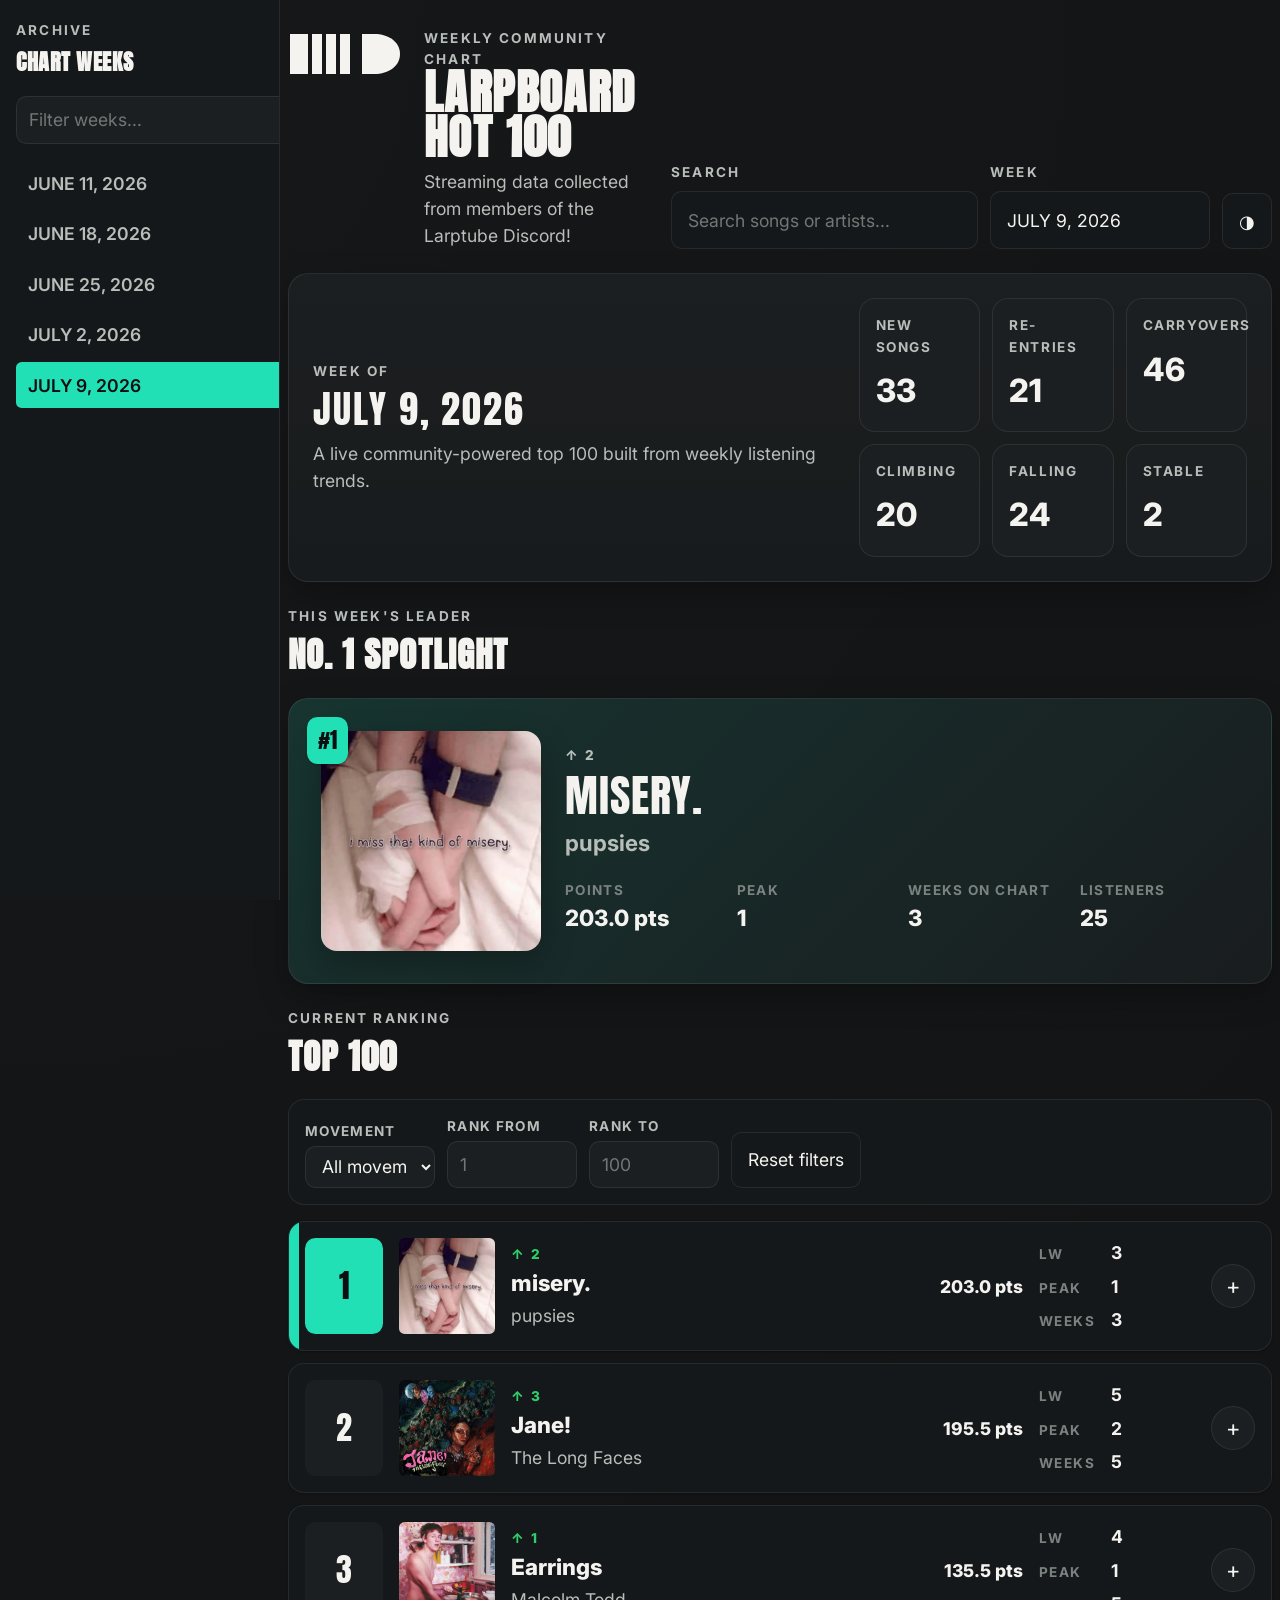
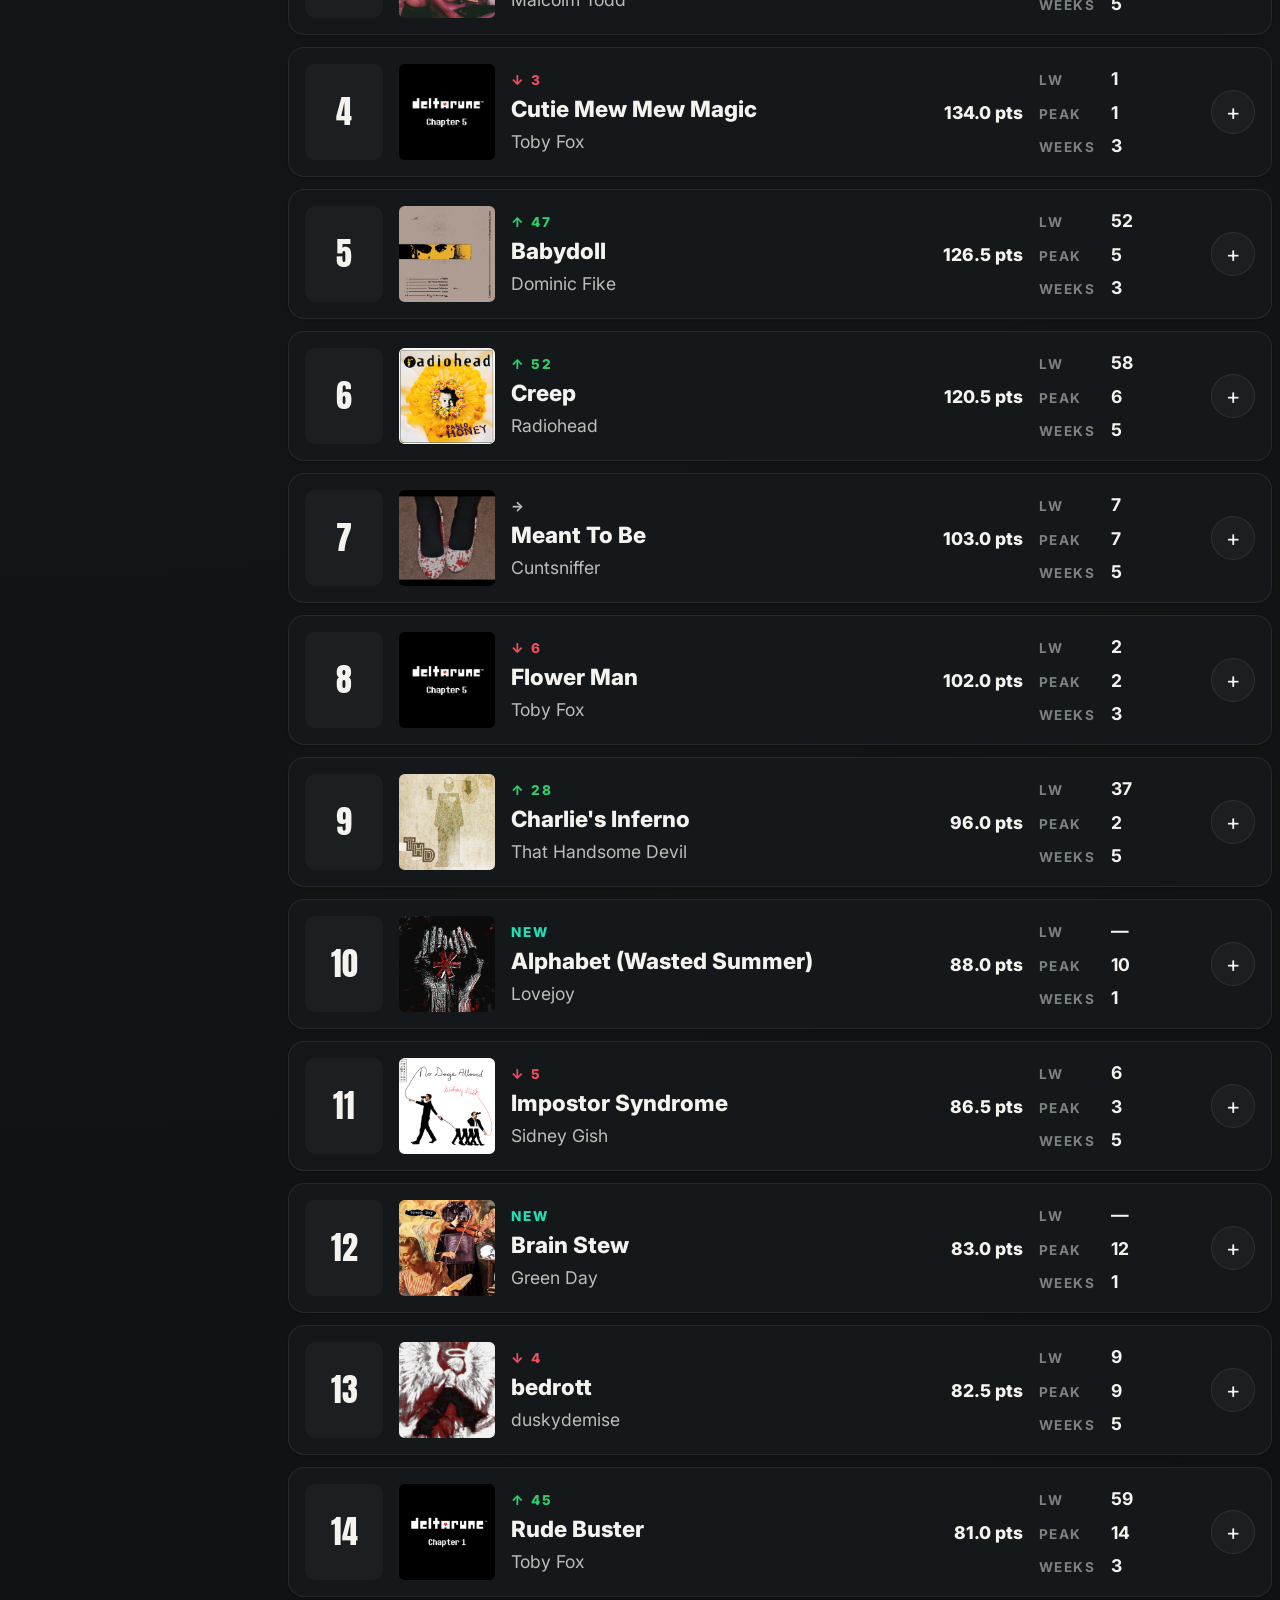
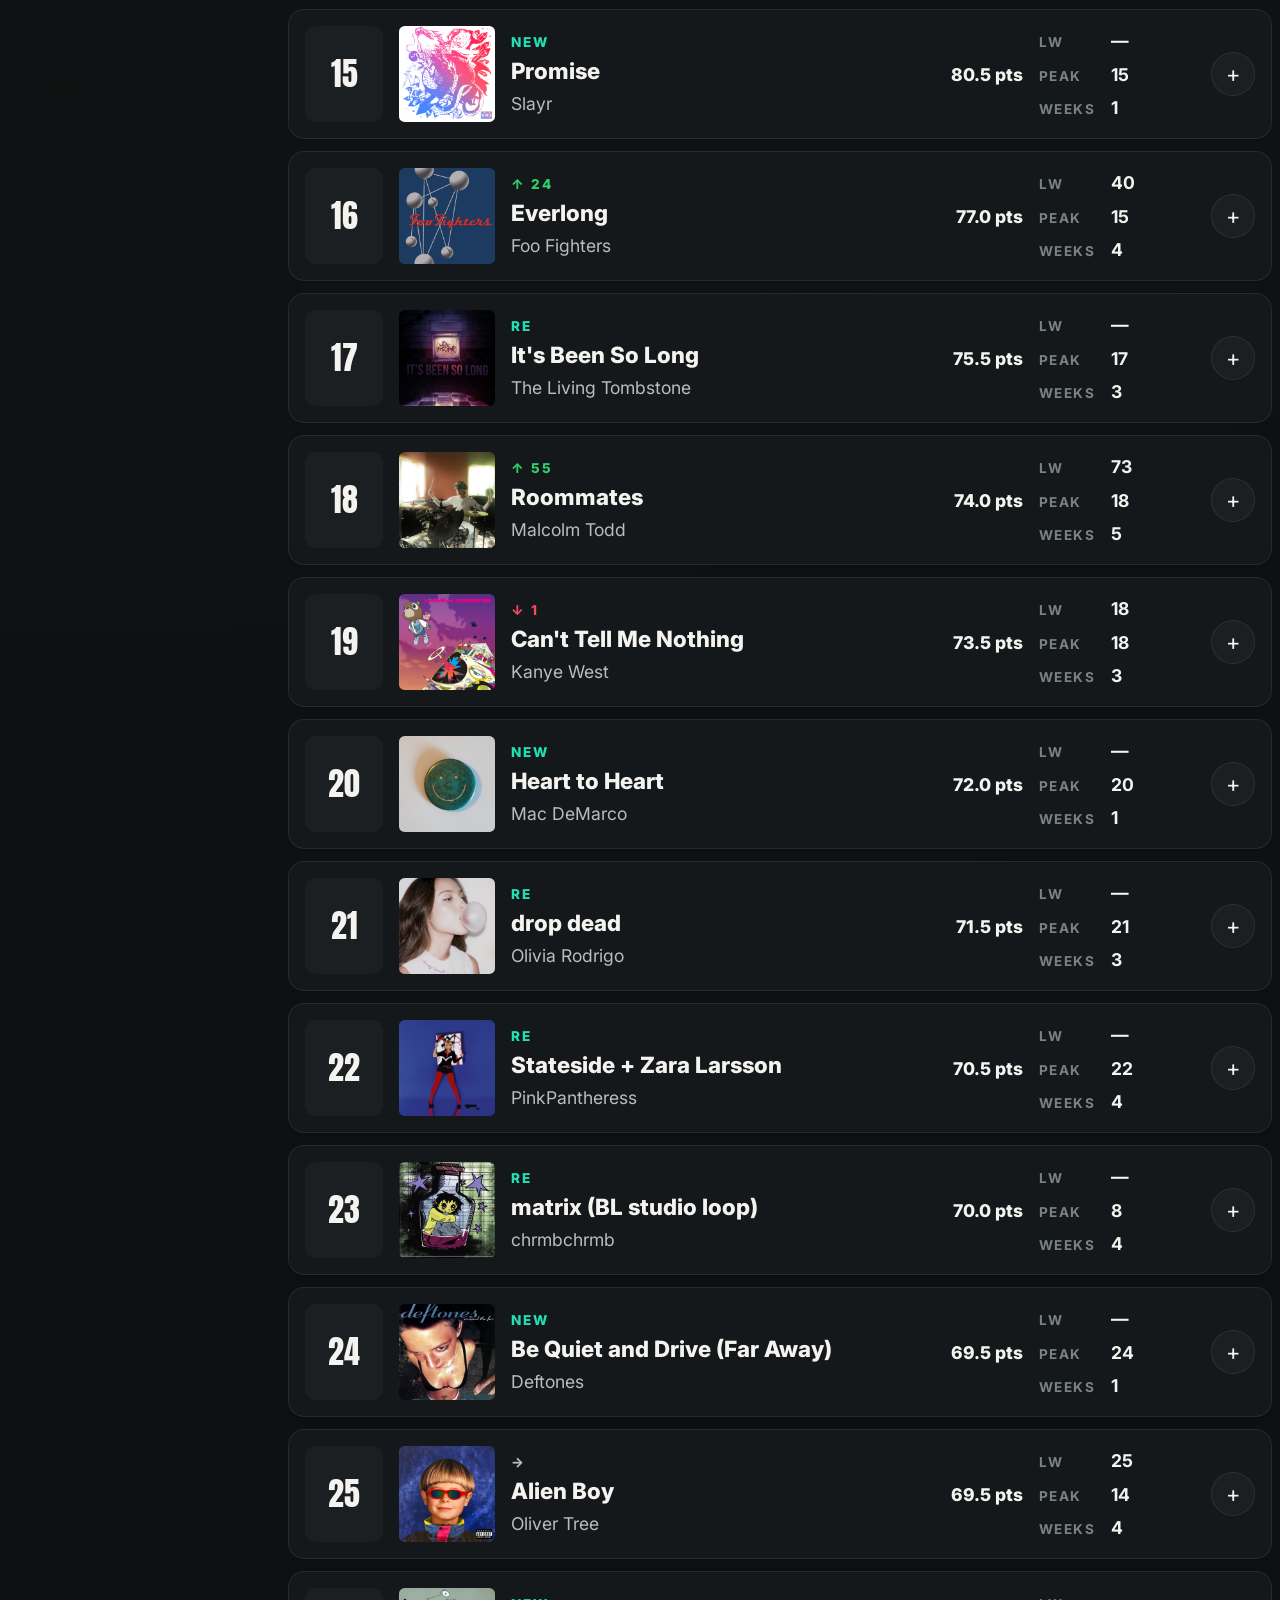
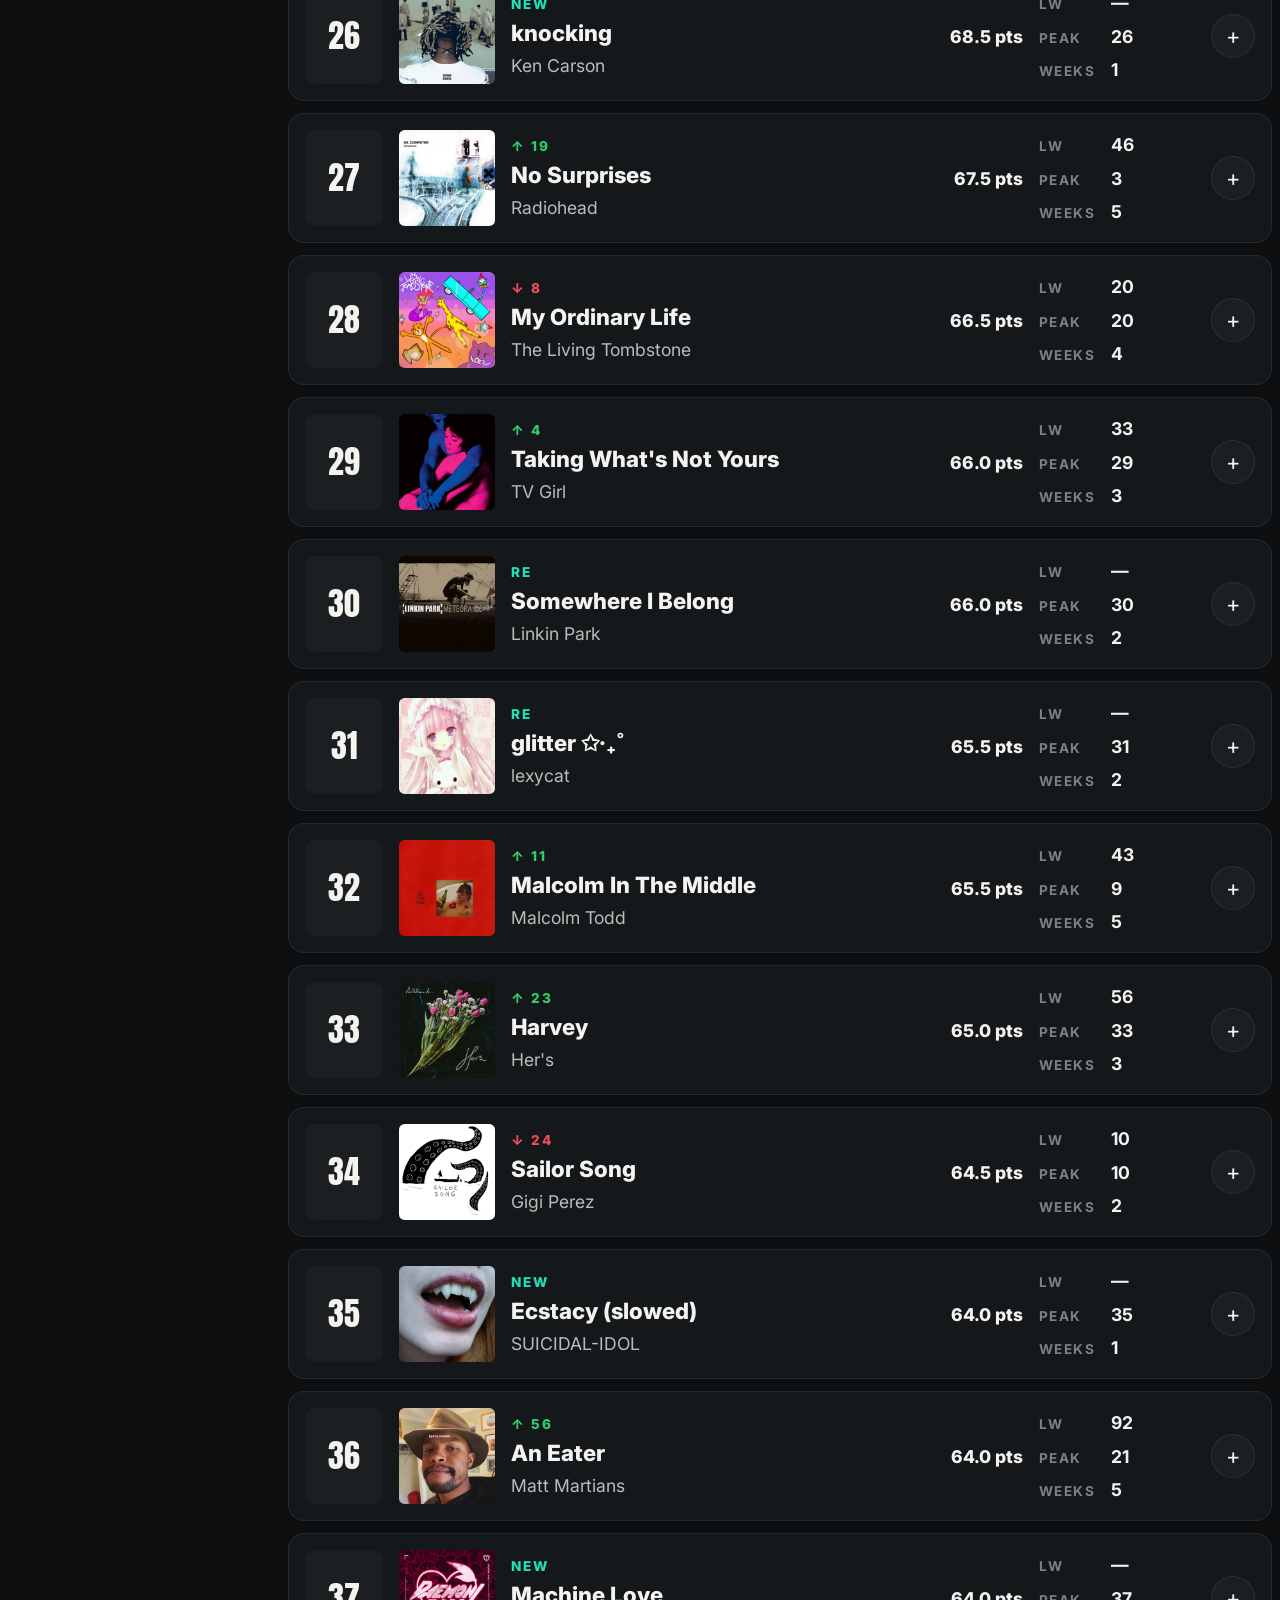
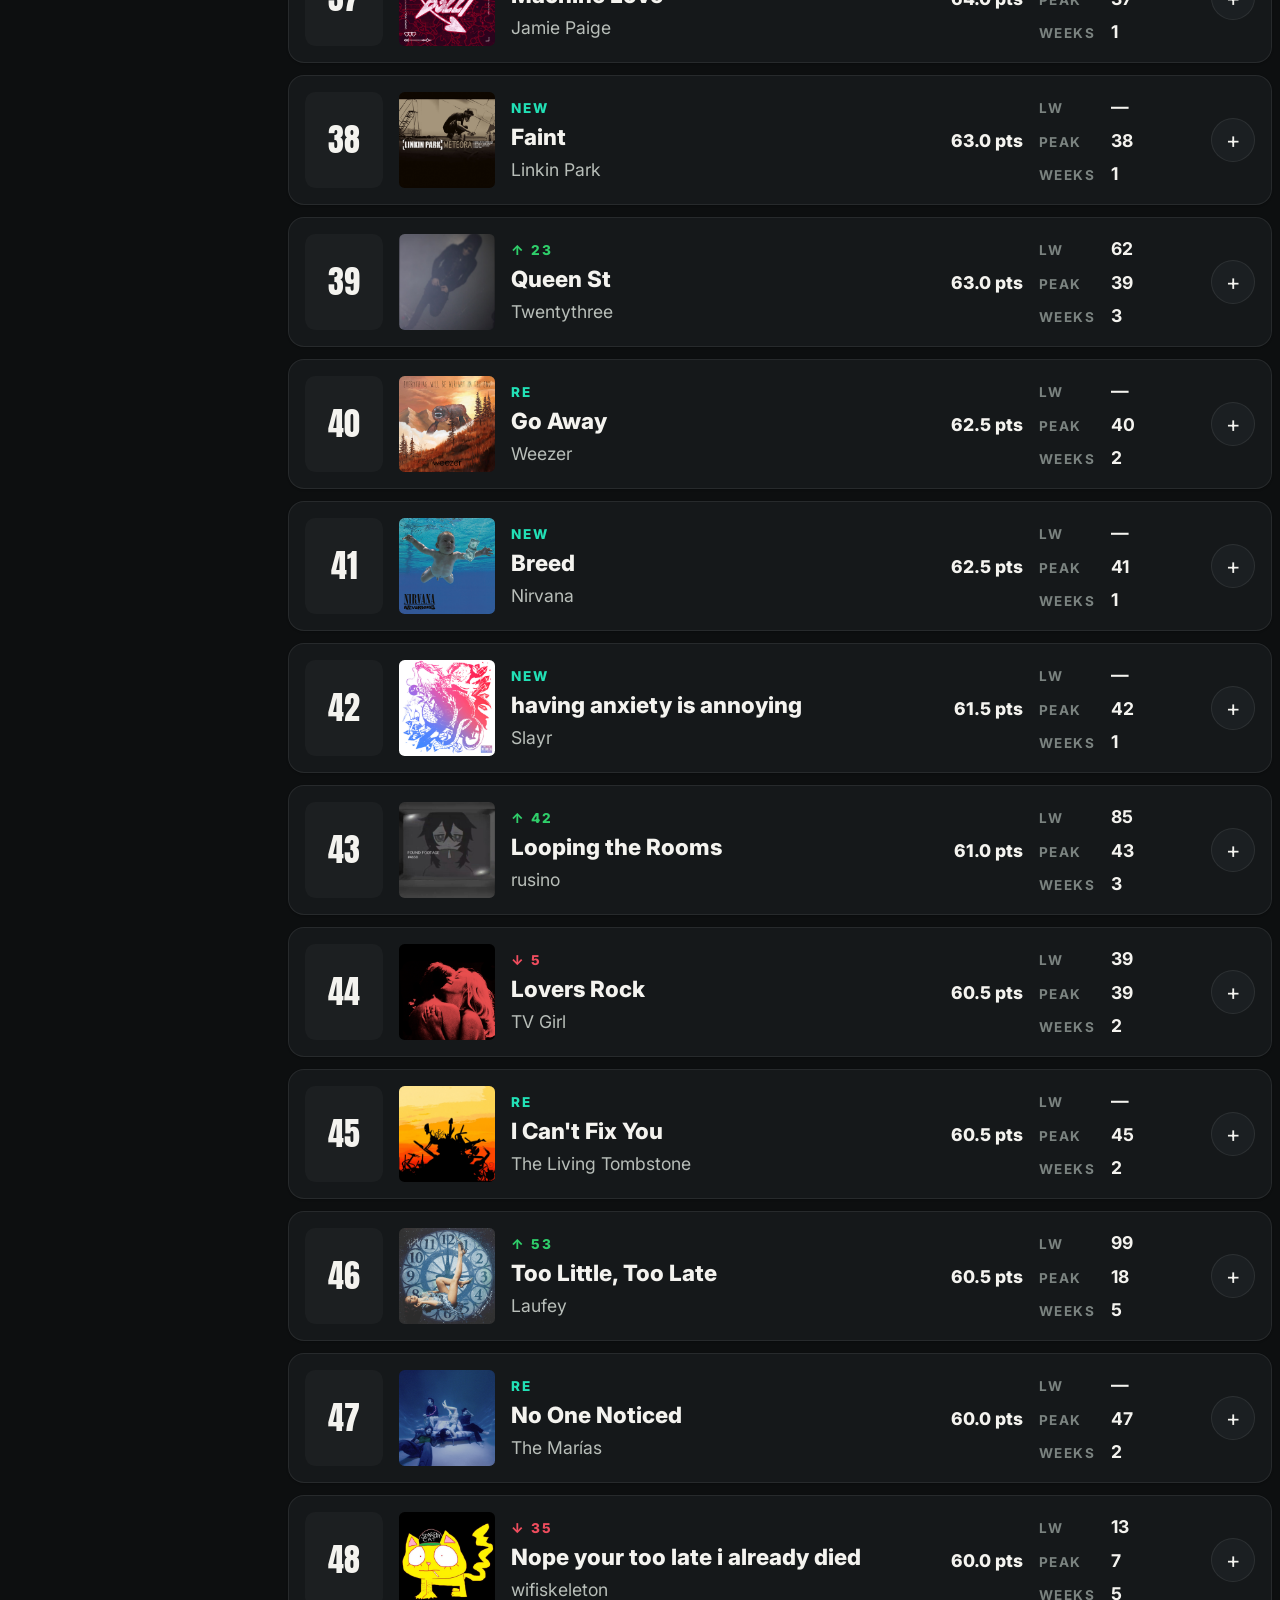
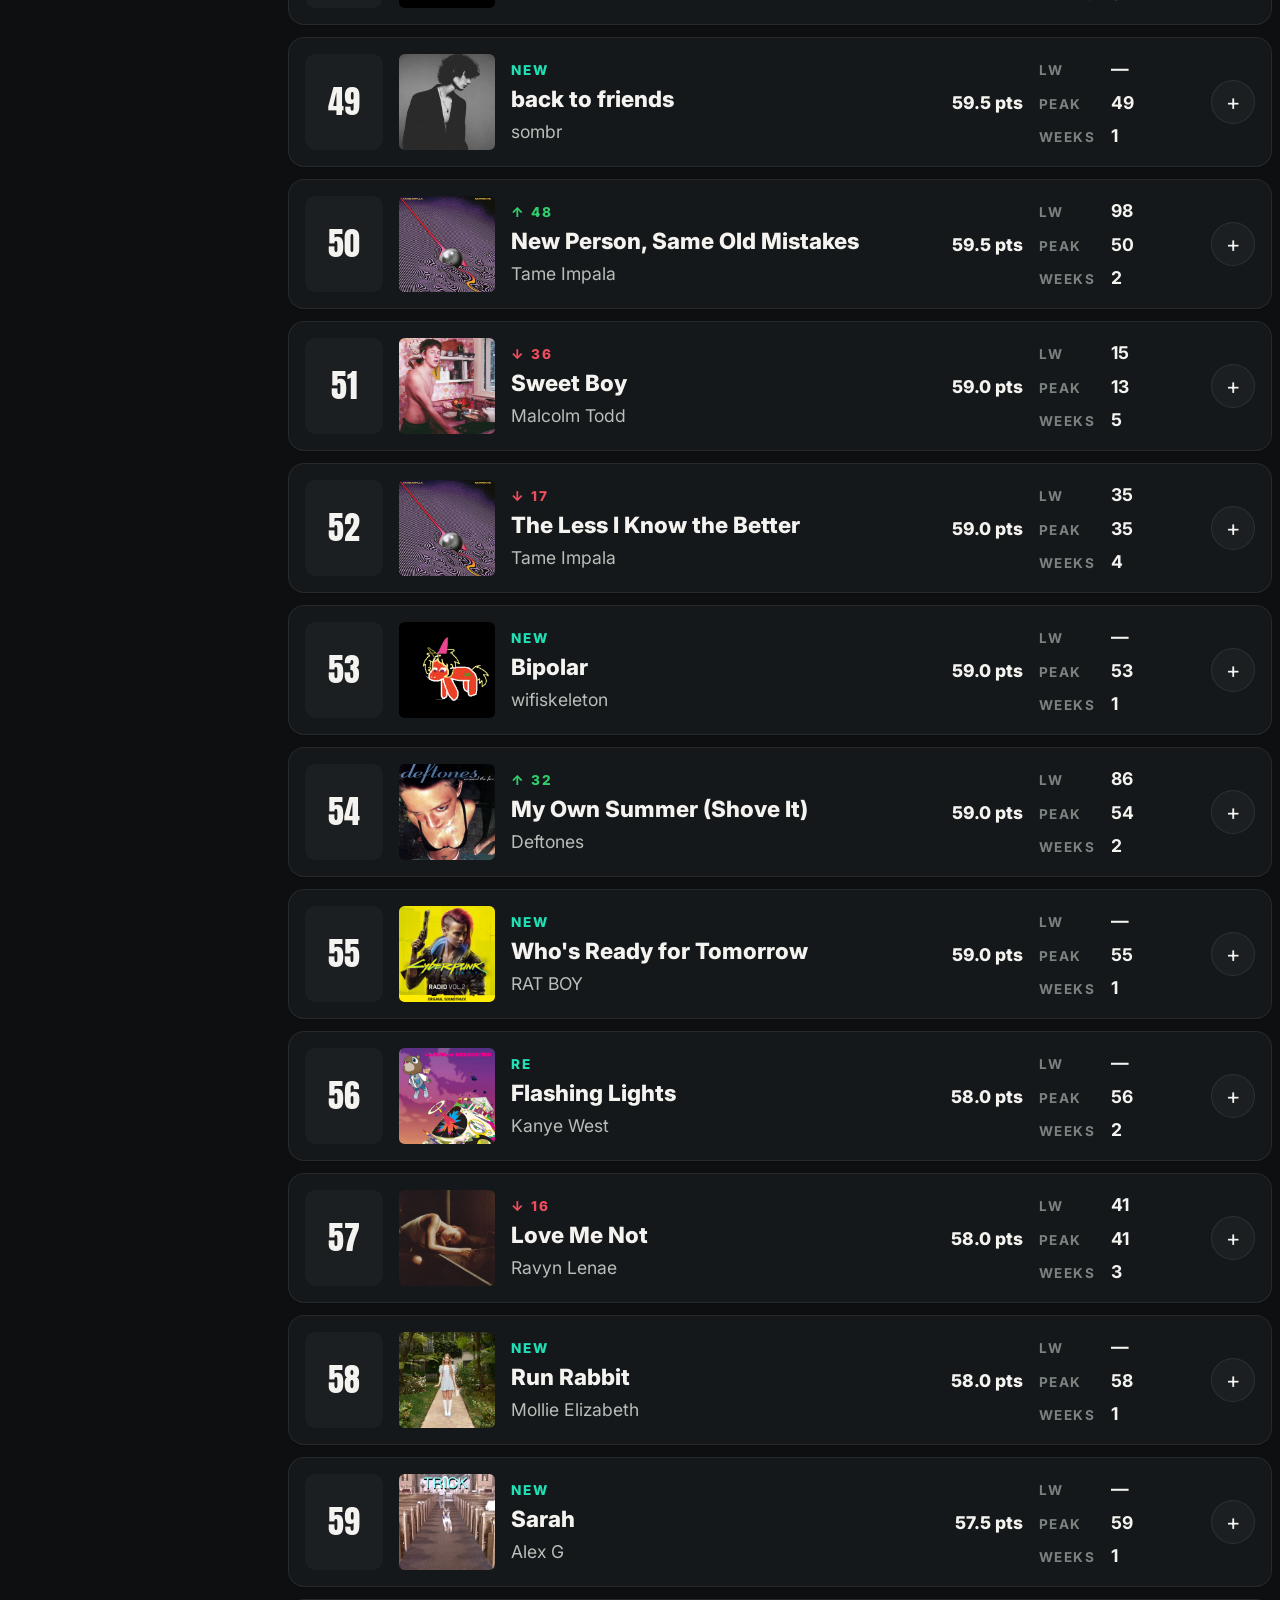
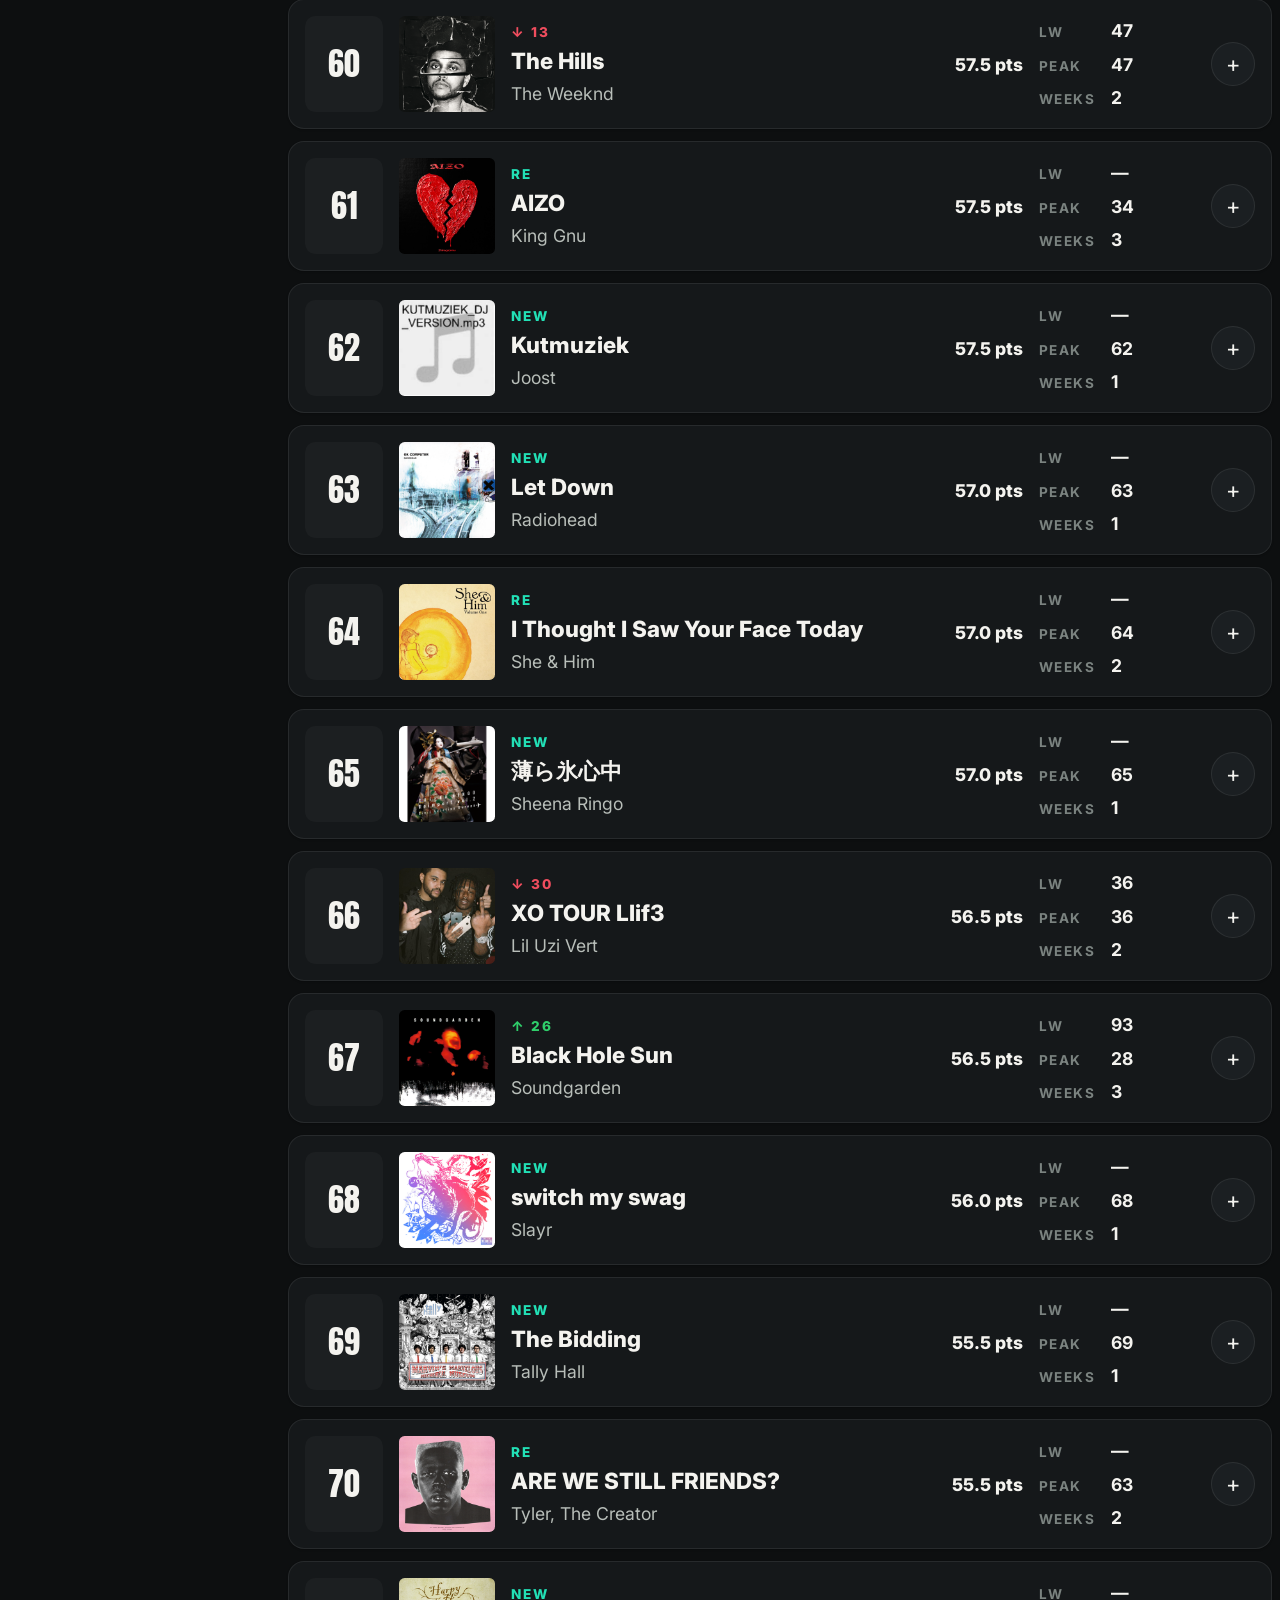
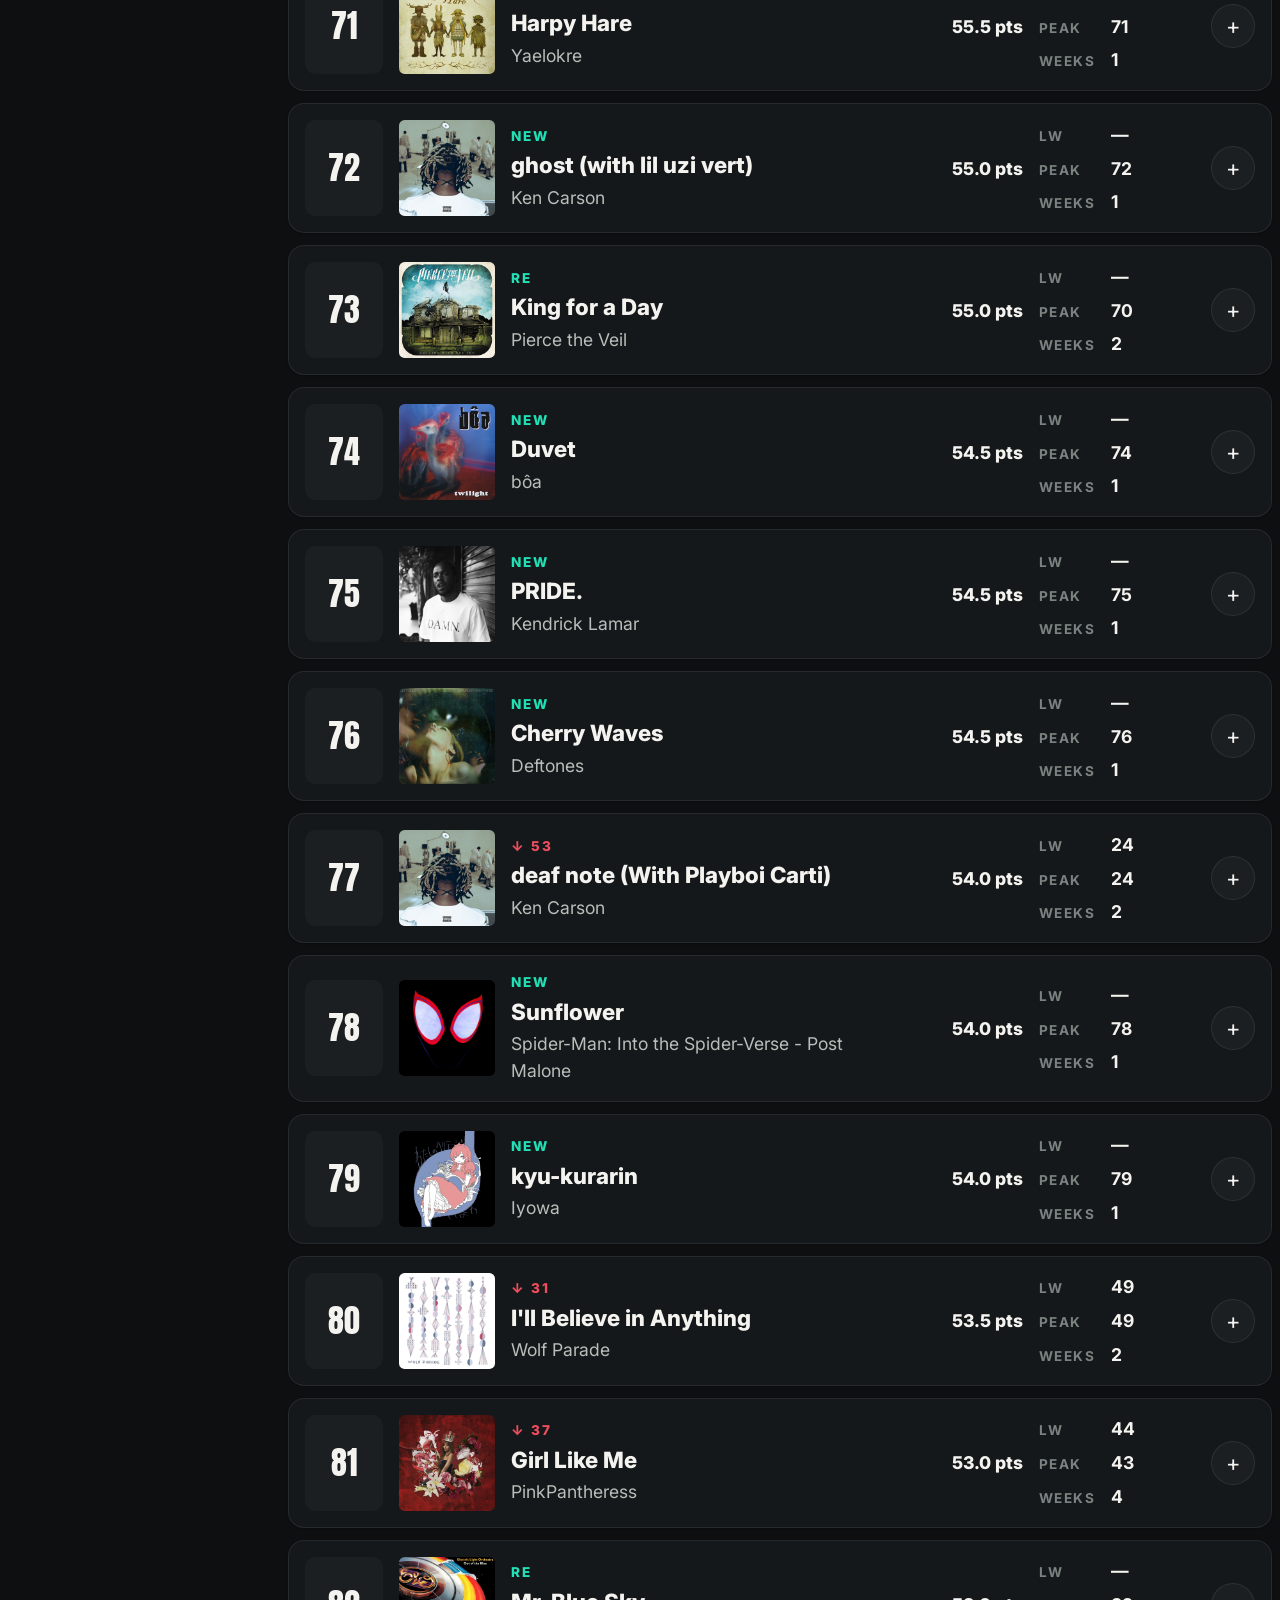
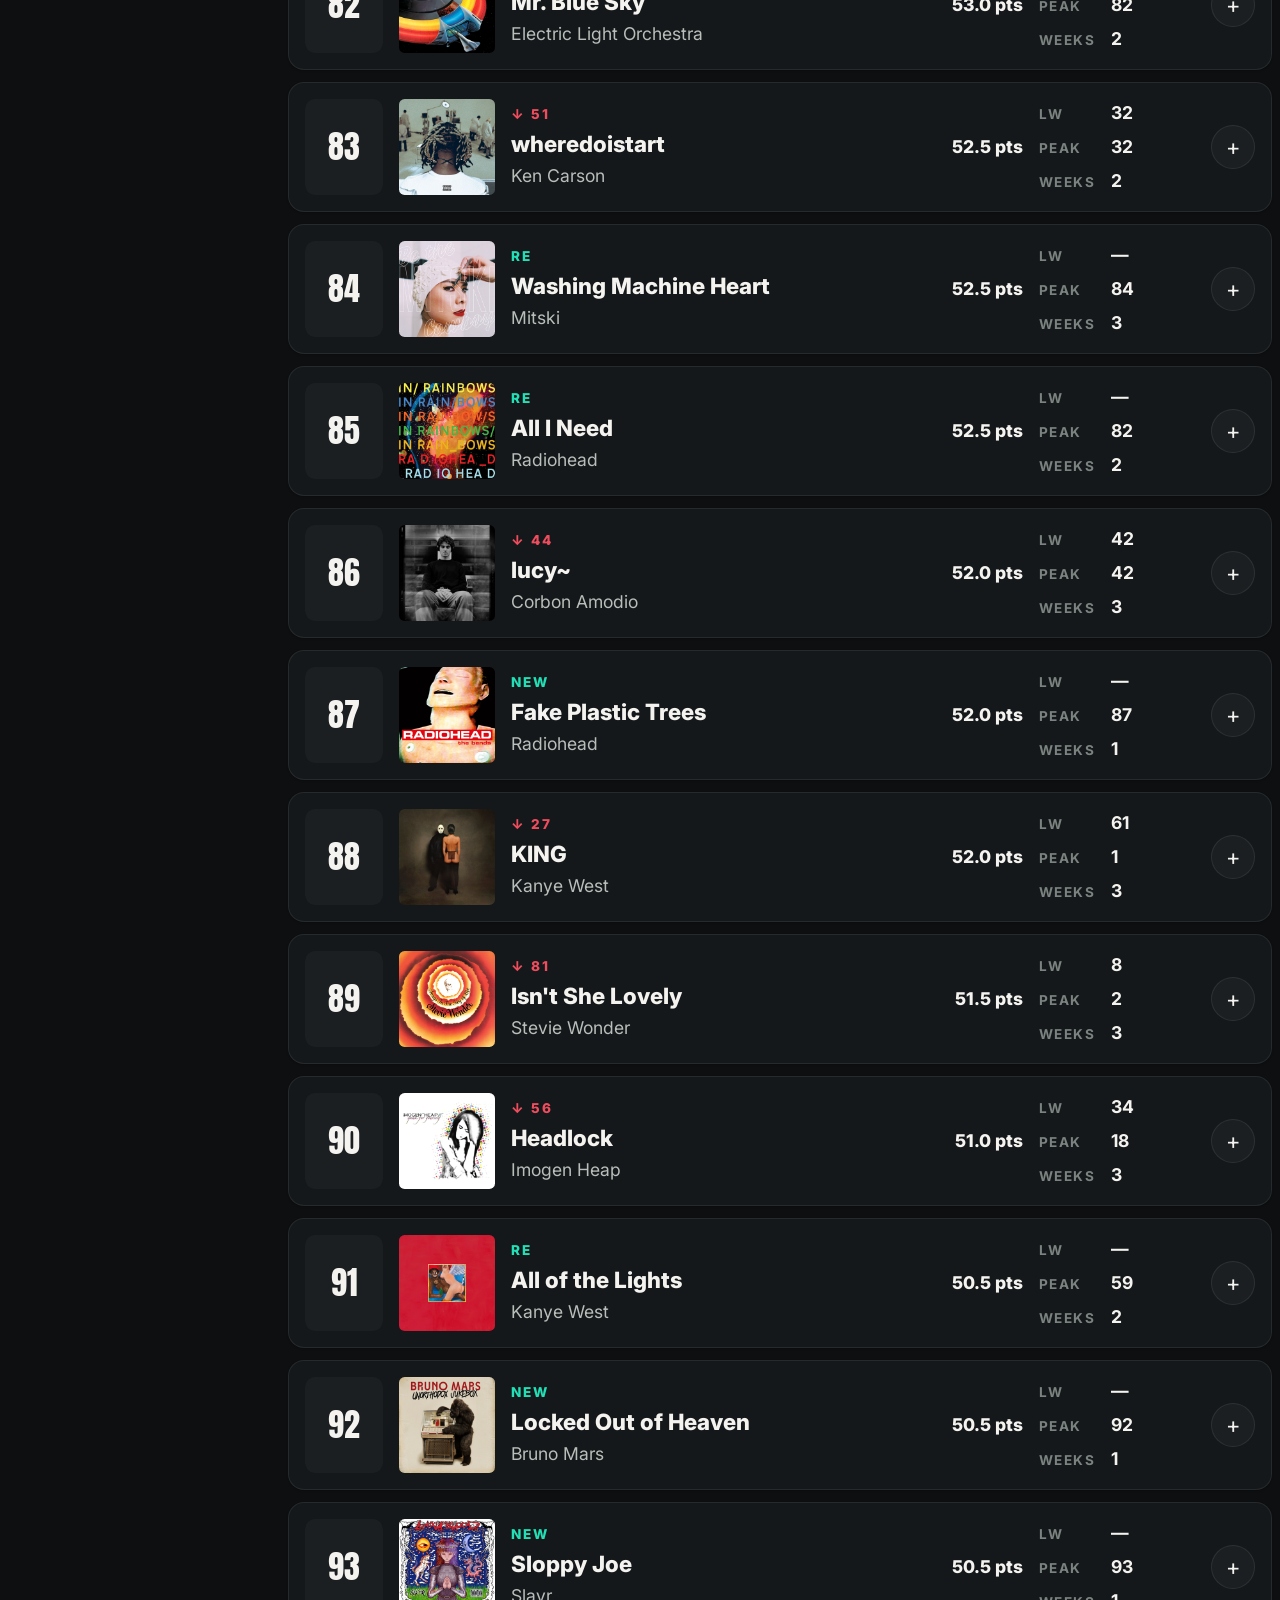
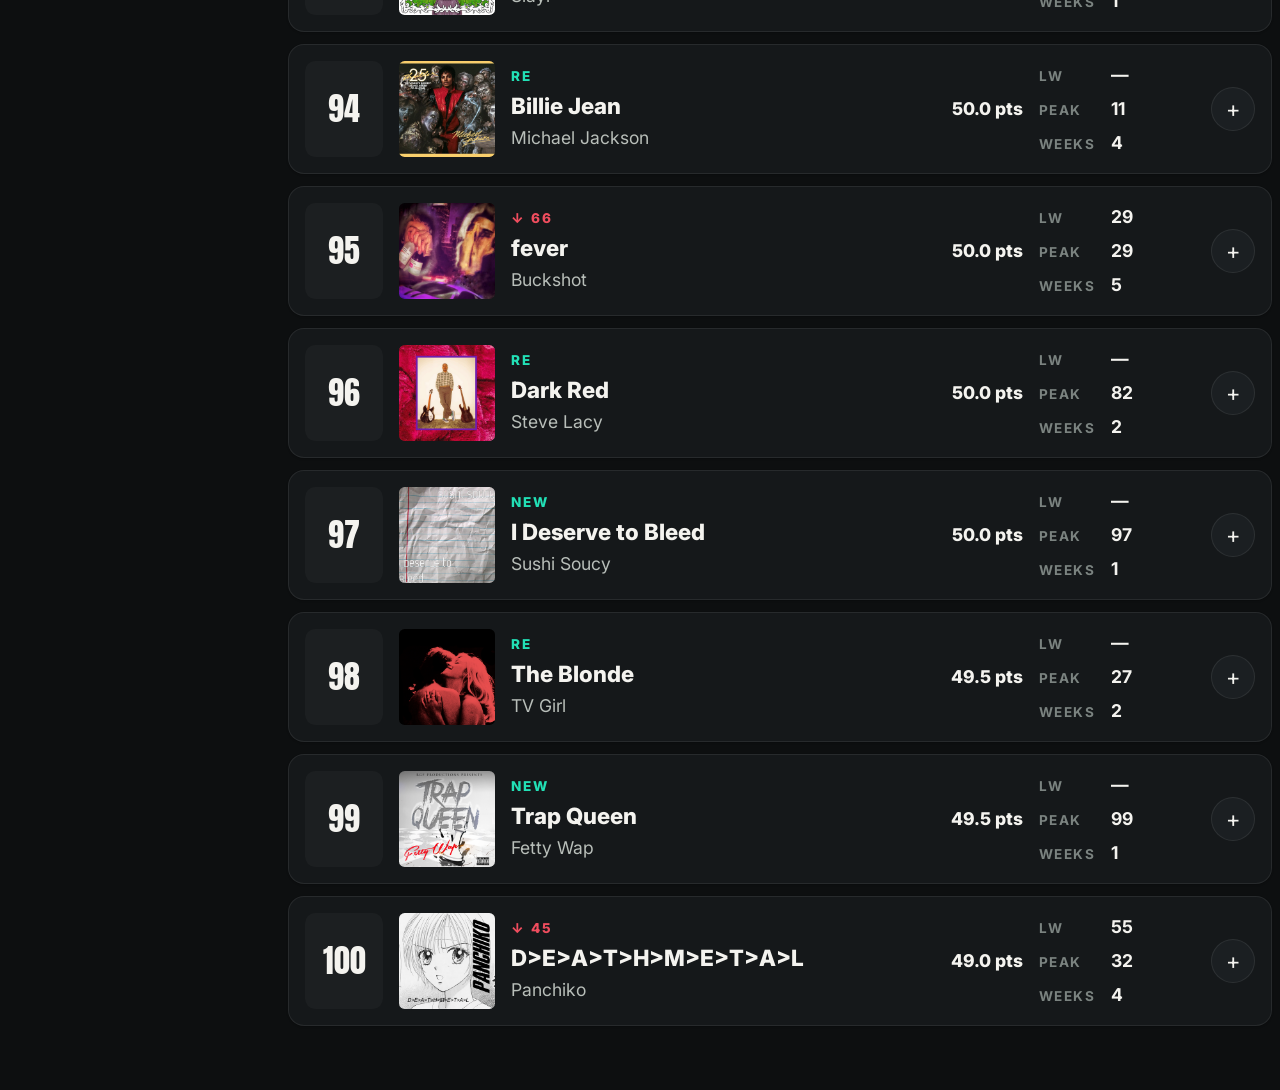
<file: index.html>
<!DOCTYPE html>
<html lang="en" data-theme="dark">
<head>
  <meta charset="UTF-8">
  <meta name="viewport" content="width=device-width, initial-scale=1.0">
  <title>Larpboard Hot 100</title>
  <meta name="description" content="A weekly music chart built from the data of Larptube Discord members!">
  <link rel="preconnect" href="https://fonts.googleapis.com">
  <link rel="preconnect" href="https://fonts.gstatic.com" crossorigin>
  <link href="https://fonts.googleapis.com/css2?family=Anton&family=Inter:wght@400;500;600;700;800&display=swap" rel="stylesheet">
  <link rel="stylesheet" href="./styles.css">
</head>
<body>
  <a class="skip-link" href="#main-content">Skip to content</a>

  <div class="app-shell">
    <aside class="archive-rail" id="archive-rail" aria-label="Week archive navigation">
      <div class="archive-rail-header">
        <p class="eyebrow">Archive</p>
        <h2 class="archive-rail-title">Chart weeks</h2>
      </div>
      <div class="archive-search-wrap">
        <input type="search" id="archive-week-search" class="archive-week-search" placeholder="Filter weeks...">
      </div>
      <ul class="archive-week-list" id="archive-week-list"></ul>
    </aside>

    <div class="page-shell">
      <header class="site-header">
        <button type="button" class="rail-toggle" id="rail-toggle" aria-label="Toggle week archive" aria-expanded="false">
          <span></span><span></span><span></span>
        </button>

        <div class="brand-block">
          <div class="brand-mark" aria-label="Larpboard logo">
            <svg viewBox="0 0 120 48" role="img" aria-label="Larpboard">
              <rect x="2" y="4" width="18" height="40" fill="currentColor"></rect>
              <rect x="24" y="4" width="10" height="40" fill="currentColor"></rect>
              <rect x="38" y="4" width="10" height="40" fill="currentColor"></rect>
              <rect x="52" y="4" width="10" height="40" fill="currentColor"></rect>
              <path d="M74 4h12c15 0 26 8 26 20s-11 20-26 20H74z" fill="currentColor"></path>
            </svg>
          </div>
          <div class="brand-copy">
            <p class="eyebrow">Weekly community chart</p>
            <h1>Larpboard Hot 100</h1>
            <p class="tagline">Streaming data collected from members of the Larptube Discord!</p>
          </div>
        </div>

        <div class="header-actions">
          <div class="search-group">
            <label class="week-picker-label" for="global-search">Search</label>
            <input type="search" id="global-search" class="global-search" placeholder="Search songs or artists..." aria-label="Search songs or artists">
            <div class="search-results hidden" id="search-results"></div>
          </div>
          <div class="picker-group">
            <label class="week-picker-label" for="week-picker">Week</label>
            <select id="week-picker" class="week-picker" aria-label="Select chart week"></select>
          </div>
          <button type="button" class="theme-toggle" data-theme-toggle aria-label="Switch color mode">
            <span class="theme-toggle-inner">●</span>
          </button>
        </div>
      </header>

      <main id="main-content" class="main-layout">
        <section class="hero-panel">
          <div class="hero-copy">
            <p class="hero-kicker">Week of</p>
            <p id="week-of" class="hero-week">Loading&hellip;</p>
            <p class="hero-summary">A live community-powered top 100 built from weekly listening trends.</p>
          </div>

          <div class="hero-stats" aria-label="Current chart snapshot" id="hero-stats-strip">
            <article class="hero-stat-card">
              <span class="hero-stat-label">New songs</span>
              <strong id="stat-new-songs">&mdash;</strong>
            </article>
            <article class="hero-stat-card">
              <span class="hero-stat-label">Re-entries</span>
              <strong id="stat-re-entries">&mdash;</strong>
            </article>
            <article class="hero-stat-card">
              <span class="hero-stat-label">Carryovers</span>
              <strong id="stat-carryovers">&mdash;</strong>
            </article>
            <article class="hero-stat-card">
              <span class="hero-stat-label">Climbing</span>
              <strong id="stat-climbing">&mdash;</strong>
            </article>
            <article class="hero-stat-card">
              <span class="hero-stat-label">Falling</span>
              <strong id="stat-falling">&mdash;</strong>
            </article>
            <article class="hero-stat-card">
              <span class="hero-stat-label">Stable</span>
              <strong id="stat-no-change">—</strong>
            </article>
          </div>
        </section>

        <section class="spotlight-section" id="spotlight-section">
          <div class="section-heading-row">
            <div>
              <p class="section-kicker">This week&#39;s leader</p>
              <h2>No. 1 spotlight</h2>
            </div>
          </div>
          <article class="spotlight-card" id="spotlight-card">
            <div class="spotlight-cover-wrap">
              <img id="spotlight-cover" class="spotlight-cover" alt="" loading="lazy" decoding="async" width="220" height="220">
              <span class="spotlight-rank-badge">#1</span>
            </div>
            <div class="spotlight-info">
              <span class="movement-badge" id="spotlight-movement"></span>
              <button type="button" class="spotlight-title" id="spotlight-title"></button>
              <button type="button" class="spotlight-artist" id="spotlight-artist"></button>
              <dl class="spotlight-meta-grid">
                <div><dt>Points</dt><dd id="spotlight-points">&mdash;</dd></div>
                <div><dt>Peak</dt><dd id="spotlight-peak">&mdash;</dd></div>
                <div><dt>Weeks on chart</dt><dd id="spotlight-weeks">&mdash;</dd></div>
                <div><dt>Listeners</dt><dd id="spotlight-listeners">&mdash;</dd></div>
              </dl>
            </div>
          </article>
        </section>

        <section class="chart-section">
          <div class="section-heading-row">
            <div>
              <p class="section-kicker">Current ranking</p>
              <h2>Top 100</h2>
            </div>
            <button id="back-to-chart" class="ghost-button hidden" type="button">&larr; Back to chart</button>
          </div>

          <div class="filter-bar" id="filter-bar">
            <div class="filter-field">
              <label for="filter-movement">Movement</label>
              <select id="filter-movement">
                <option value="all">All movement</option>
                <option value="new">New</option>
                <option value="re">Re-entry</option>
                <option value="up">Up</option>
                <option value="down">Down</option>
                <option value="stay">No change</option>
              </select>
            </div>
            <div class="filter-field">
              <label for="filter-rank-min">Rank from</label>
              <input type="number" id="filter-rank-min" min="1" max="100" placeholder="1">
            </div>
            <div class="filter-field">
              <label for="filter-rank-max">Rank to</label>
              <input type="number" id="filter-rank-max" min="1" max="100" placeholder="100">
            </div>
            <button type="button" class="ghost-button" id="filter-reset">Reset filters</button>
          </div>

          <div id="view-root"></div>
        </section>
      </main>
    </div>
  </div>

  <div class="modal-overlay hidden" id="song-modal-overlay">
    <div class="modal-panel" id="song-modal-panel" role="dialog" aria-modal="true" aria-labelledby="modal-song-title">
      <button type="button" class="modal-close" id="modal-close" aria-label="Close song details">&times;</button>
      <div class="modal-body" id="modal-body"></div>
    </div>
  </div>

  <template id="chart-row-template">
    <article class="chart-row">
      <div class="rank-block">
        <span class="rank-number"></span>
      </div>

      <div class="cover-wrap">
        <img class="cover-image" alt="" loading="lazy" decoding="async" width="112" height="112">
      </div>

      <div class="song-main">
        <div class="song-topline">
          <span class="movement-badge"></span>
          <span class="song-points mobile-points"></span>
        </div>
        <button type="button" class="song-title-link"></button>
        <button type="button" class="artist-link"></button>
      </div>

      <div class="song-points desktop-points"></div>

      <dl class="meta-grid">
        <div><dt>LW</dt><dd class="meta-lw"></dd></div>
        <div><dt>Peak</dt><dd class="meta-peak"></dd></div>
        <div><dt>Weeks</dt><dd class="meta-weeks"></dd></div>
      </dl>

      <button type="button" class="expand-button" aria-label="Open song details">+</button>
      <div class="detail-panel hidden"></div>
    </article>
  </template>

  <script src="./app.js" defer></script>
</body>
</html>
</file>
<file: styles.css>
/* Art direction: Billboard-inspired chart UI -> dark editorial scan-first layout
   Palette: charcoal + mint accent, accent reserved for highlights and motion
   Typography: Anton + Inter â€” compressed chart identity + readable utility text
   Density: balanced-dense */

:root, [data-theme="light"] {
  --text-xs: clamp(0.75rem, 0.72rem + 0.16vw, 0.875rem);
  --text-sm: clamp(0.875rem, 0.84rem + 0.2vw, 1rem);
  --text-base: clamp(1rem, 0.97rem + 0.18vw, 1.1rem);
  --text-lg: clamp(1.125rem, 1rem + 0.55vw, 1.4rem);
  --text-xl: clamp(1.45rem, 1.2rem + 1vw, 2rem);
  --text-2xl: clamp(1.8rem, 1.35rem + 1.5vw, 3rem);

  --space-1: 0.25rem;
  --space-2: 0.5rem;
  --space-3: 0.75rem;
  --space-4: 1rem;
  --space-5: 1.25rem;
  --space-6: 1.5rem;
  --space-8: 2rem;
  --space-10: 2.5rem;
  --space-12: 3rem;
  --space-16: 4rem;

  --radius-sm: 0.35rem;
  --radius-md: 0.65rem;
  --radius-lg: 1rem;
  --radius-xl: 1.25rem;
  --radius-full: 9999px;

  --font-display: 'Anton', 'Arial Narrow', sans-serif;
  --font-body: 'Inter', 'Helvetica Neue', sans-serif;

  --color-bg: #0d0f10;
  --color-surface: #15181a;
  --color-surface-2: #1b1f22;
  --color-surface-offset: #23282c;
  --color-border: rgba(255,255,255,0.08);
  --color-divider: rgba(255,255,255,0.1);
  --color-text: #f4f3ef;
  --color-text-muted: #b8beb9;
  --color-text-faint: #7b8380;
  --color-text-inverse: #0d0f10;

  --color-primary: #22e0b6;
  --color-primary-hover: #1ac79f;
  --color-primary-active: #14a987;

  --shadow-sm: 0 1px 2px rgba(0,0,0,0.22);
  --shadow-md: 0 12px 32px rgba(0,0,0,0.26);

  --transition-interactive: 180ms cubic-bezier(0.16, 1, 0.3, 1);
}

[data-theme="dark"] {
  --color-bg: #0d0f10;
  --color-surface: #15181a;
  --color-surface-2: #1b1f22;
  --color-surface-offset: #23282c;
  --color-border: rgba(255,255,255,0.08);
  --color-divider: rgba(255,255,255,0.1);
  --color-text: #f4f3ef;
  --color-text-muted: #b8beb9;
  --color-text-faint: #7b8380;
  --color-text-inverse: #0d0f10;
  --color-primary: #22e0b6;
  --color-primary-hover: #1ac79f;
  --color-primary-active: #14a987;
}

*,
*::before,
*::after {
  box-sizing: border-box;
  margin: 0;
  padding: 0;
}

html {
  -webkit-text-size-adjust: none;
  text-size-adjust: none;
  scroll-behavior: smooth;
}

body {
  min-height: 100dvh;
  background:
    radial-gradient(circle at top left, rgba(255,255,255,0.035), transparent 30%),
    var(--color-bg);
  color: var(--color-text);
  font-family: var(--font-body);
  font-size: var(--text-base);
  line-height: 1.55;
}

img,
svg {
  display: block;
  max-width: 100%;
  height: auto;
}

button,
select,
input {
  font: inherit;
  color: inherit;
}

button {
  cursor: pointer;
  background: none;
  border: none;
}

a,
button,
select {
  transition:
    background var(--transition-interactive),
    color var(--transition-interactive),
    border-color var(--transition-interactive),
    transform var(--transition-interactive),
    box-shadow var(--transition-interactive);
}

:focus-visible {
  outline: 2px solid var(--color-primary);
  outline-offset: 3px;
}

.skip-link {
  position: absolute;
  left: -9999px;
  top: auto;
}

.skip-link:focus {
  left: var(--space-4);
  top: var(--space-4);
  background: var(--color-primary);
  color: var(--color-text-inverse);
  padding: var(--space-2) var(--space-3);
  border-radius: var(--radius-sm);
  z-index: 999;
}

.hidden {
  display: none !important;
}

.page-shell {
  width: min(1380px, calc(100% - 1rem));
  margin: 0 auto;
  padding: var(--space-4) 0 var(--space-16);
}

.site-header {
  display: grid;
  grid-template-columns: minmax(0, 1fr) auto;
  gap: var(--space-5);
  align-items: end;
  padding: var(--space-3) 0 var(--space-6);
}

.brand-block {
  display: flex;
  gap: var(--space-4);
  align-items: flex-start;
  min-width: 0;
}

.brand-mark {
  color: var(--color-text);
  width: 120px;
  flex: 0 0 auto;
  padding-top: 0.15rem;
}

.brand-copy {
  min-width: 0;
}

.eyebrow,
.section-kicker,
.hero-kicker,
.week-picker-label {
  color: var(--color-text-muted);
  text-transform: uppercase;
  letter-spacing: 0.16em;
  font-size: var(--text-xs);
  font-weight: 700;
}

.site-header h1 {
  font-family: var(--font-display);
  font-size: clamp(2rem, 1.35rem + 2vw, 4rem);
  letter-spacing: 0.03em;
  text-transform: uppercase;
  line-height: 0.95;
}

.tagline {
  color: var(--color-text-muted);
  margin-top: var(--space-2);
  max-width: 58ch;
}

.header-actions {
  display: flex;
  gap: var(--space-3);
  align-items: end;
  flex-wrap: wrap;
  justify-content: flex-end;
}

.picker-group {
  display: grid;
  gap: var(--space-2);
}

.week-picker {
  min-width: 220px;
  min-height: 44px;
  padding: 0.9rem 1rem;
  border-radius: var(--radius-md);
  border: 1px solid var(--color-border);
  background: var(--color-surface);
  appearance: none;
}

.theme-toggle,
.ghost-button {
  min-height: 44px;
  min-width: 44px;
  padding: 0.85rem 1rem;
  border-radius: var(--radius-md);
  border: 1px solid var(--color-border);
  background: var(--color-surface);
}

.theme-toggle:hover,
.ghost-button:hover,
.week-picker:hover {
  border-color: rgba(255,255,255,0.2);
  background: var(--color-surface-2);
}

.main-layout {
  display: grid;
  gap: var(--space-6);
}

.hero-panel {
  display: grid;
  grid-template-columns: minmax(0, 1.15fr) minmax(280px, 0.85fr);
  gap: var(--space-5);
  padding: clamp(var(--space-4), 2vw, var(--space-6));
  border: 1px solid var(--color-border);
  background:
    linear-gradient(180deg, rgba(255,255,255,0.03), rgba(255,255,255,0.01)),
    var(--color-surface);
  border-radius: var(--radius-xl);
  box-shadow: var(--shadow-md);
}

.hero-copy {
  display: grid;
  gap: var(--space-2);
  align-content: center;
}

.hero-week {
  font-family: var(--font-display);
  font-size: clamp(1.7rem, 1.2rem + 1.5vw, 3rem);
  letter-spacing: 0.05em;
  text-transform: uppercase;
  line-height: 1;
}

.hero-summary {
  color: var(--color-text-muted);
  max-width: 52ch;
  margin-top: var(--space-1);
}

.hero-stats {
  display: grid;
  grid-template-columns: repeat(3, minmax(0, 1fr));
  gap: var(--space-3);
}

.hero-stat-card {
  padding: var(--space-4);
  border: 1px solid var(--color-border);
  background: var(--color-surface-2);
  border-radius: var(--radius-lg);
  display: grid;
  gap: var(--space-2);
  align-content: start;
}

.hero-stat-label {
  color: var(--color-text-muted);
  text-transform: uppercase;
  letter-spacing: 0.12em;
  font-size: var(--text-xs);
  font-weight: 700;
}

.hero-stat-card strong {
  font-size: var(--text-xl);
  font-weight: 800;
}

.chart-section {
  display: grid;
  gap: var(--space-4);
}

.section-heading-row {
  display: flex;
  align-items: end;
  justify-content: space-between;
  gap: var(--space-4);
}

.section-heading-row h2 {
  font-family: var(--font-display);
  font-size: clamp(1.7rem, 1.25rem + 1.2vw, 2.8rem);
  letter-spacing: 0.03em;
  text-transform: uppercase;
}

#view-root {
  display: grid;
  gap: var(--space-3);
}

.chart-row {
  position: relative;
  display: grid;
  grid-template-columns: 78px 96px minmax(0, 1fr) 110px 156px 44px;
  gap: var(--space-4);
  align-items: center;
  padding: var(--space-4);
  border: 1px solid var(--color-border);
  border-radius: var(--radius-lg);
  background: var(--color-surface);
  box-shadow: var(--shadow-sm);
  overflow: hidden;
}

.chart-row:hover {
  background: var(--color-surface-2);
  border-color: rgba(255,255,255,0.16);
  transform: translateY(-1px);
}

.chart-row.top-spot::before {
  content: '';
  position: absolute;
  inset: 0 auto 0 0;
  width: 10px;
  background: var(--color-primary);
}

.rank-block {
  display: grid;
  place-items: center;
  min-height: 96px;
  border-radius: var(--radius-md);
  background: rgba(255,255,255,0.03);
  font-family: var(--font-display);
}

.top-spot .rank-block {
  background: var(--color-primary);
  color: var(--color-text-inverse);
}

.rank-number {
  font-size: clamp(1.9rem, 1.2rem + 1vw, 3rem);
  line-height: 1;
}

.cover-wrap {
  width: 96px;
  height: 96px;
  overflow: hidden;
  border-radius: var(--radius-sm);
  background: var(--color-surface-offset);
  flex: 0 0 auto;
}

.cover-image {
  width: 96px;
  height: 96px;
  object-fit: cover;
}

.song-main {
  min-width: 0;
  display: grid;
  gap: 0.35rem;
  align-content: center;
}

.song-topline {
  display: flex;
  align-items: center;
  justify-content: space-between;
  gap: var(--space-3);
  min-width: 0;
}

.movement-badge {
  color: var(--color-text-muted);
  font-size: var(--text-xs);
  font-weight: 800;
  text-transform: uppercase;
  letter-spacing: 0.14em;
}

.song-title-link,
.artist-link {
  width: fit-content;
  max-width: 100%;
  text-align: left;
}

.song-title-link {
  color: var(--color-text);
  font-size: var(--text-lg);
  font-weight: 800;
  line-height: 1.15;
}

.song-title-link:hover,
.artist-link:hover {
  color: var(--color-primary);
}

.artist-link {
  color: var(--color-text-muted);
  font-size: var(--text-base);
}

.song-points {
  font-weight: 800;
  color: var(--color-text);
  white-space: nowrap;
}

.desktop-points {
  text-align: right;
}

.mobile-points {
  display: none;
  font-size: var(--text-sm);
  color: var(--color-text-muted);
}

.meta-grid {
  display: grid;
  gap: 0.4rem;
}

.meta-grid div {
  display: grid;
  grid-template-columns: 56px 1fr;
  gap: 1rem;
  align-items: baseline;
}

.meta-grid dt {
  color: var(--color-text-faint);
  text-transform: uppercase;
  letter-spacing: 0.11em;
  font-size: var(--text-xs);
  font-weight: 700;
}

.meta-grid dd {
  font-weight: 700;
}

.expand-button {
  width: 44px;
  height: 44px;
  border-radius: var(--radius-full);
  border: 1px solid var(--color-border);
  background: var(--color-surface-2);
  font-size: 1.4rem;
  line-height: 1;
}

.expand-button:hover {
  color: var(--color-primary);
  border-color: rgba(255,255,255,0.2);
}

.detail-panel {
  grid-column: 1 / -1;
  padding-top: var(--space-3);
  border-top: 1px solid var(--color-divider);
  display: grid;
  grid-template-columns: repeat(3, minmax(0, 1fr));
  gap: var(--space-4);
}

.detail-card {
  padding: var(--space-4);
  border-radius: var(--radius-md);
  background: var(--color-surface-2);
  border: 1px solid var(--color-border);
}

.detail-card h3 {
  font-size: var(--text-sm);
  text-transform: uppercase;
  letter-spacing: 0.12em;
  color: var(--color-text-muted);
  margin-bottom: var(--space-2);
}

.detail-card p,
.detail-card li {
  color: var(--color-text);
}

.detail-card ul {
  list-style: none;
  display: grid;
  gap: var(--space-2);
}

.view-panel {
  padding: var(--space-5);
  border-radius: var(--radius-lg);
  border: 1px solid var(--color-border);
  background: var(--color-surface);
}

.view-panel h3 {
  font-family: var(--font-display);
  letter-spacing: 0.03em;
  text-transform: uppercase;
  font-size: var(--text-xl);
}

.view-panel-subtitle {
  color: var(--color-text-muted);
  margin-top: var(--space-2);
}

.artist-song-grid {
  margin-top: var(--space-5);
  display: grid;
  gap: var(--space-3);
}

.artist-song-card {
  display: grid;
  grid-template-columns: 84px minmax(0, 1fr) auto;
  gap: var(--space-4);
  align-items: center;
  padding: var(--space-4);
  border-radius: var(--radius-md);
  background: var(--color-surface-2);
  border: 1px solid var(--color-border);
}

.artist-song-card img {
  width: 84px;
  height: 84px;
  object-fit: cover;
  border-radius: var(--radius-sm);
}

.artist-song-card button {
  text-align: left;
  color: var(--color-text);
  font-weight: 800;
}

.artist-song-card button:hover {
  color: var(--color-primary);
}

.history-list {
  display: grid;
  gap: var(--space-2);
  list-style: none;
  margin-top: var(--space-4);
}

.history-item {
  display: flex;
  justify-content: space-between;
  gap: var(--space-4);
  flex-wrap: wrap;
  border-top: 1px solid var(--color-divider);
  padding-top: var(--space-2);
  color: var(--color-text-muted);
}

.empty-state {
  padding: var(--space-8);
  border-radius: var(--radius-lg);
  border: 1px dashed var(--color-border);
  color: var(--color-text-muted);
  background: var(--color-surface);
}

@media (max-width: 1080px) {
  .hero-panel {
    grid-template-columns: 1fr;
  }

  .chart-row {
    grid-template-columns: 72px 88px minmax(0, 1fr) 96px 140px 44px;
  }

  .cover-wrap,
  .cover-image {
    width: 88px;
    height: 88px;
  }

  .rank-block {
    min-height: 88px;
  }
}

@media (max-width: 820px) {
  .page-shell {
    width: min(100% - 0.85rem, 1380px);
  }

  .site-header {
    grid-template-columns: 1fr;
    align-items: start;
  }

  .header-actions {
    width: 100%;
    justify-content: stretch;
  }

  .picker-group {
    flex: 1 1 auto;
    min-width: 0;
  }

  .week-picker {
    min-width: 0;
    width: 100%;
  }

  .hero-stats {
    grid-template-columns: repeat(3, minmax(0, 1fr));
  }

  .chart-row {
    grid-template-columns: 60px 76px minmax(0, 1fr) 44px;
    gap: var(--space-3);
    align-items: start;
  }

  .cover-wrap,
  .cover-image {
    width: 76px;
    height: 76px;
  }

  .rank-block {
    min-height: 76px;
  }

  .desktop-points {
    display: none;
  }

  .mobile-points {
    display: inline;
  }

  .meta-grid {
    grid-column: 2 / 4;
    grid-template-columns: repeat(3, minmax(0, 1fr));
    gap: var(--space-2);
    margin-top: var(--space-1);
  }

  .meta-grid div {
    grid-template-columns: 1fr;
    gap: 0.15rem;
  }

  .expand-button {
    grid-column: 4 / 5;
    grid-row: 1 / span 2;
    justify-self: end;
    align-self: center;
  }

  .detail-panel {
    grid-template-columns: 1fr;
  }

  .artist-song-card {
    grid-template-columns: 72px minmax(0, 1fr);
  }

  .artist-song-card > span {
    display: none;
  }
}

@media (max-width: 640px) {
  .brand-block {
    gap: var(--space-3);
  }

  .brand-mark {
    width: 92px;
  }

  .site-header h1 {
    font-size: clamp(2rem, 1.6rem + 3vw, 2.8rem);
  }

  .hero-panel {
    padding: var(--space-4);
  }

  .hero-stats {
    grid-template-columns: 1fr;
  }

  .section-heading-row {
    align-items: start;
    flex-direction: column;
  }

  .ghost-button {
    width: 100%;
  }

  .view-panel {
    padding: var(--space-4);
  }

  .history-item {
    flex-direction: column;
    gap: var(--space-1);
  }
}

@media (max-width: 560px) {
  .page-shell {
    width: calc(100% - 0.75rem);
    padding-top: var(--space-3);
  }

  .header-actions {
    display: grid;
    grid-template-columns: minmax(0, 1fr) 48px;
    align-items: end;
  }

  .chart-row {
    grid-template-columns: 52px 68px minmax(0, 1fr);
    gap: var(--space-3);
    padding: var(--space-3);
  }

  .cover-wrap,
  .cover-image {
    width: 68px;
    height: 68px;
  }

  .rank-block {
    min-height: 68px;
  }

  .song-main {
    gap: 0.25rem;
  }

  .song-title-link {
    font-size: 1.05rem;
  }

  .artist-link {
    font-size: 0.96rem;
  }

  .meta-grid {
    grid-column: 1 / -1;
    margin-top: var(--space-2);
    padding-top: var(--space-2);
    border-top: 1px solid var(--color-divider);
  }

  .expand-button {
    grid-column: 3 / 4;
    grid-row: 1 / 3;
  }

  .detail-panel {
    padding-top: var(--space-2);
  }

  .artist-song-card {
    grid-template-columns: 60px minmax(0, 1fr);
    gap: var(--space-3);
    padding: var(--space-3);
  }

  .artist-song-card img {
    width: 60px;
    height: 60px;
  }
}

@media (prefers-reduced-motion: reduce) {
  *,
  *::before,
  *::after {
    animation-duration: 0.01ms !important;
    animation-iteration-count: 1 !important;
    transition-duration: 0.01ms !important;
    scroll-behavior: auto !important;
  }
}


/* ============================================================
   Added: archive rail, spotlight, search, filters, modal, movement arrows
   ============================================================ */

.app-shell {
  display: grid;
  grid-template-columns: 280px minmax(0, 1fr);
  align-items: start;
}

.archive-rail {
  position: sticky;
  top: 0;
  height: 100dvh;
  overflow-y: auto;
  padding: var(--space-5) var(--space-4);
  border-right: 1px solid var(--color-border);
  background: var(--color-surface);
  display: grid;
  gap: var(--space-4);
  align-content: start;
  z-index: 40;
}

.archive-rail-header {
  display: grid;
  gap: var(--space-1);
}

.archive-rail-title {
  font-family: var(--font-display);
  letter-spacing: 0.03em;
  text-transform: uppercase;
  font-size: var(--text-lg);
}

.archive-search-wrap {
  display: grid;
}

.archive-week-search {
  min-height: 40px;
  padding: 0.6rem 0.75rem;
  border-radius: var(--radius-md);
  border: 1px solid var(--color-border);
  background: var(--color-surface-2);
}

.archive-week-list {
  list-style: none;
  display: grid;
  gap: var(--space-1);
}

.archive-week-list li button {
  width: 100%;
  text-align: left;
  padding: 0.6rem 0.75rem;
  border-radius: var(--radius-sm);
  color: var(--color-text-muted);
  font-weight: 600;
}

.archive-week-list li button:hover {
  background: var(--color-surface-2);
  color: var(--color-text);
}

.archive-week-list li button.active {
  background: var(--color-primary);
  color: var(--color-text-inverse);
}

.rail-toggle {
  display: none;
  width: 44px;
  height: 44px;
  border-radius: var(--radius-md);
  border: 1px solid var(--color-border);
  background: var(--color-surface);
  flex-direction: column;
  justify-content: center;
  align-items: center;
  gap: 4px;
}

.rail-toggle span {
  width: 20px;
  height: 2px;
  background: currentColor;
  border-radius: 2px;
}

.search-group {
  position: relative;
  display: grid;
  gap: var(--space-2);
  min-width: 220px;
}

.global-search {
  min-height: 44px;
  padding: 0.9rem 1rem;
  border-radius: var(--radius-md);
  border: 1px solid var(--color-border);
  background: var(--color-surface);
}

.search-results {
  position: absolute;
  top: calc(100% + 6px);
  left: 0;
  right: 0;
  max-height: 340px;
  overflow-y: auto;
  background: var(--color-surface-2);
  border: 1px solid var(--color-border);
  border-radius: var(--radius-md);
  box-shadow: var(--shadow-md);
  z-index: 60;
  display: grid;
}

.search-result-item {
  display: flex;
  align-items: center;
  gap: var(--space-3);
  padding: var(--space-2) var(--space-3);
  text-align: left;
  width: 100%;
  border-bottom: 1px solid var(--color-divider);
}

.search-result-item:last-child {
  border-bottom: none;
}

.search-result-item:hover {
  background: var(--color-surface-offset);
}

.search-result-item img {
  width: 40px;
  height: 40px;
  border-radius: var(--radius-sm);
  object-fit: cover;
  flex: 0 0 auto;
}

.search-result-meta {
  min-width: 0;
  display: grid;
}

.search-result-meta strong {
  font-size: var(--text-sm);
}

.search-result-meta span {
  color: var(--color-text-muted);
  font-size: var(--text-xs);
}

.search-empty {
  padding: var(--space-3);
  color: var(--color-text-muted);
  font-size: var(--text-sm);
}

.spotlight-section {
  display: grid;
  gap: var(--space-4);
}

.spotlight-card {
  display: grid;
  grid-template-columns: 220px minmax(0, 1fr);
  gap: var(--space-6);
  padding: clamp(var(--space-5), 2.5vw, var(--space-8));
  border-radius: var(--radius-xl);
  border: 1px solid var(--color-border);
  background:
    linear-gradient(135deg, rgba(34,224,182,0.14), rgba(255,255,255,0.02)),
    var(--color-surface);
  box-shadow: var(--shadow-md);
  align-items: center;
}

.spotlight-cover-wrap {
  position: relative;
  width: 220px;
  height: 220px;
}

.spotlight-cover {
  width: 220px;
  height: 220px;
  object-fit: cover;
  border-radius: var(--radius-lg);
  box-shadow: var(--shadow-md);
}

.spotlight-rank-badge {
  position: absolute;
  top: -14px;
  left: -14px;
  background: var(--color-primary);
  color: var(--color-text-inverse);
  font-family: var(--font-display);
  font-size: var(--text-lg);
  padding: 0.4rem 0.7rem;
  border-radius: var(--radius-md);
  box-shadow: var(--shadow-sm);
}

.spotlight-info {
  display: grid;
  gap: var(--space-2);
  min-width: 0;
}

.spotlight-title {
  text-align: left;
  font-family: var(--font-display);
  font-size: clamp(1.8rem, 1.3rem + 1.8vw, 3rem);
  letter-spacing: 0.02em;
  text-transform: uppercase;
  line-height: 1;
  color: var(--color-text);
}

.spotlight-title:hover {
  color: var(--color-primary);
}

.spotlight-artist {
  text-align: left;
  font-size: var(--text-lg);
  font-weight: 700;
  color: var(--color-text-muted);
}

.spotlight-artist:hover {
  color: var(--color-primary);
}

.spotlight-meta-grid {
  margin-top: var(--space-3);
  display: grid;
  grid-template-columns: repeat(4, minmax(0, 1fr));
  gap: var(--space-3);
}

.spotlight-meta-grid dt {
  color: var(--color-text-faint);
  text-transform: uppercase;
  letter-spacing: 0.1em;
  font-size: var(--text-xs);
  font-weight: 700;
}

.spotlight-meta-grid dd {
  font-weight: 800;
  font-size: var(--text-lg);
}

.filter-bar {
  display: flex;
  flex-wrap: wrap;
  gap: var(--space-3);
  align-items: end;
  padding: var(--space-4);
  border-radius: var(--radius-lg);
  border: 1px solid var(--color-border);
  background: var(--color-surface);
}

.filter-field {
  display: grid;
  gap: var(--space-1);
}

.filter-field label {
  color: var(--color-text-muted);
  text-transform: uppercase;
  letter-spacing: 0.1em;
  font-size: var(--text-xs);
  font-weight: 700;
}

.filter-field select,
.filter-field input {
  min-height: 40px;
  padding: 0.55rem 0.75rem;
  border-radius: var(--radius-md);
  border: 1px solid var(--color-border);
  background: var(--color-surface-2);
  width: 130px;
}

.movement-badge {
  display: inline-flex;
  align-items: center;
  gap: 0.25rem;
}

.movement-badge.move-up {
  color: #2fce6a;
}

.movement-badge.move-down {
  color: #ef4d5e;
}

.movement-badge.move-new,
.movement-badge.move-re {
  color: var(--color-primary);
}

.movement-badge.move-stay {
  color: var(--color-text-muted);
}

.movement-arrow-up::before {
  content: "91";
  color: #2fce6a;
  margin-right: 0.15rem;
}

.movement-arrow-down::before {
  content: "93";
  color: #ef4d5e;
  margin-right: 0.15rem;
}

.modal-overlay {
  position: fixed;
  inset: 0;
  background: rgba(0,0,0,0.6);
  display: grid;
  place-items: center;
  padding: var(--space-4);
  z-index: 100;
}

.modal-panel {
  position: relative;
  width: min(680px, 100%);
  max-height: 86dvh;
  overflow-y: auto;
  background: var(--color-surface);
  border: 1px solid var(--color-border);
  border-radius: var(--radius-lg);
  padding: var(--space-6);
  box-shadow: var(--shadow-md);
}

.modal-close {
  position: absolute;
  top: var(--space-3);
  right: var(--space-3);
  width: 40px;
  height: 40px;
  border-radius: var(--radius-full);
  border: 1px solid var(--color-border);
  background: var(--color-surface-2);
  font-size: 1.3rem;
}

.modal-close:hover {
  color: var(--color-primary);
}

.modal-body h3 {
  font-family: var(--font-display);
  letter-spacing: 0.03em;
  text-transform: uppercase;
  font-size: var(--text-xl);
  padding-right: var(--space-8);
}

.modal-body .modal-cover {
  width: 140px;
  height: 140px;
  object-fit: cover;
  border-radius: var(--radius-md);
  margin: var(--space-3) 0;
}

.modal-body .modal-meta-grid {
  display: grid;
  grid-template-columns: repeat(3, minmax(0, 1fr));
  gap: var(--space-3);
  margin-top: var(--space-3);
}

.modal-body .modal-meta-grid dt {
  color: var(--color-text-faint);
  text-transform: uppercase;
  letter-spacing: 0.1em;
  font-size: var(--text-xs);
  font-weight: 700;
}

.modal-body .modal-meta-grid dd {
  font-weight: 800;
}

@media (max-width: 1080px) {
  .app-shell {
    grid-template-columns: 1fr;
  }

  .rail-toggle {
    display: flex;
  }

  .archive-rail {
    position: fixed;
    left: 0;
    top: 0;
    width: 280px;
    transform: translateX(-100%);
    transition: transform var(--transition-interactive);
    box-shadow: var(--shadow-md);
  }

  .archive-rail.open {
    transform: translateX(0);
  }

  .spotlight-card {
    grid-template-columns: 1fr;
    justify-items: center;
    text-align: center;
  }

  .spotlight-info {
    justify-items: center;
    text-align: center;
  }

  .spotlight-meta-grid {
    grid-template-columns: repeat(2, minmax(0, 1fr));
  }
}

@media (max-width: 820px) {
  .header-actions {
    flex-direction: column;
    align-items: stretch;
  }

  .search-group {
    min-width: 0;
    width: 100%;
  }

  .filter-bar {
    flex-direction: column;
    align-items: stretch;
  }

  .filter-field select,
  .filter-field input {
    width: 100%;
  }

  .hero-stats {
    grid-template-columns: repeat(2, minmax(0, 1fr));
  }
}

@media (max-width: 640px) {
  .spotlight-cover-wrap,
  .spotlight-cover {
    width: 160px;
    height: 160px;
  }

  .hero-stats {
    grid-template-columns: 1fr;
  }
}
</file>
